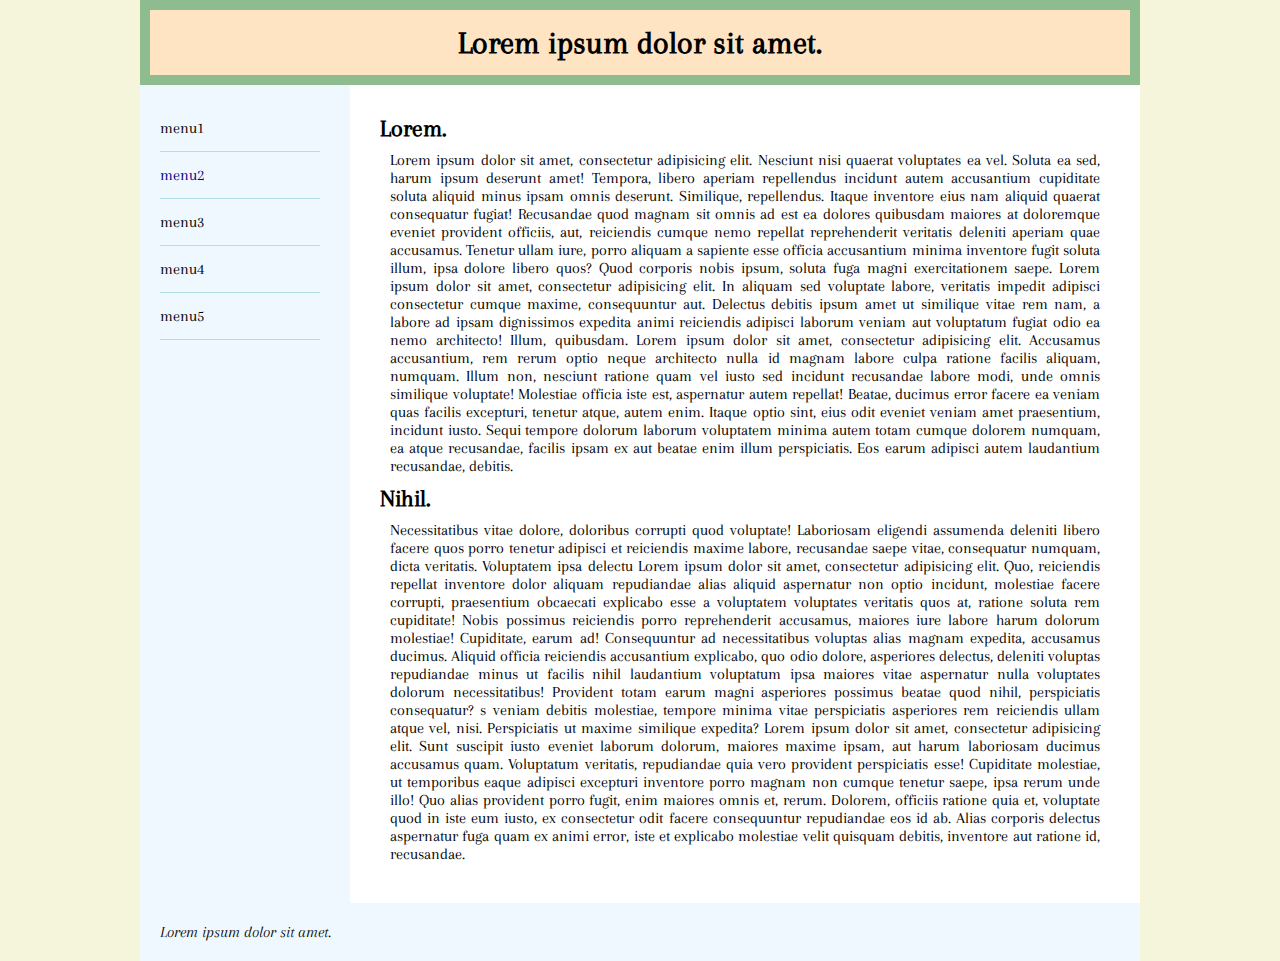
<file: 20180809 sian/html2layer.html>
<!DOCTYPE html>
<html lang="ko">
<head>
	<meta http-equiv="X-UA-Compatible" content="IE=Edge">
	<meta charset="UTF-8">
	<title>문서 제목</title>
	<link href="https://fonts.googleapis.com/css?family=Arapey" rel="stylesheet">
	<link rel="stylesheet" href="./css/reset.css">
	<link rel="stylesheet" href="./css/style.css">
	
</head>
<body>
	<div id="wrapper">
		<header id="main_header">
			<h1>Lorem ipsum dolor sit amet.</h1>
		</header>
		<div id="main_container" class="clearfix">
			<aside id="main_aside">
				<!-- ul#menu>li*5>a[href="#"]>{menu$} -->
				<ul id="menu">
					<li><a href="#">menu1</a></li>
					<li><a href="#" class="active">menu2</a></li>
					<li><a href="#">menu3</a></li>
					<li><a href="#">menu4</a></li>
					<li><a href="#">menu5</a></li>
				</ul>
			</aside>
			<section id="main_section">
				<!-- (h2>lorem1^p>lorem50)*2 -->
				<h2>Lorem.</h2>
				<p>Lorem ipsum dolor sit amet, consectetur adipisicing elit. Nesciunt nisi quaerat voluptates ea vel. Soluta ea sed, harum ipsum deserunt amet! Tempora, libero aperiam repellendus incidunt autem accusantium cupiditate soluta aliquid minus ipsam omnis deserunt. Similique, repellendus. Itaque inventore eius nam aliquid quaerat consequatur fugiat! Recusandae quod magnam sit omnis ad est ea dolores quibusdam maiores at doloremque eveniet provident officiis, aut, reiciendis cumque nemo repellat reprehenderit veritatis deleniti aperiam quae accusamus. Tenetur ullam iure, porro aliquam a sapiente esse officia accusantium minima inventore fugit soluta illum, ipsa dolore libero quos? Quod corporis nobis ipsum, soluta fuga magni exercitationem saepe. Lorem ipsum dolor sit amet, consectetur adipisicing elit. In aliquam sed voluptate labore, veritatis impedit adipisci consectetur cumque maxime, consequuntur aut. Delectus debitis ipsum amet ut similique vitae rem nam, a labore ad ipsam dignissimos expedita animi reiciendis adipisci laborum veniam aut voluptatum fugiat odio ea nemo architecto! Illum, quibusdam. Lorem ipsum dolor sit amet, consectetur adipisicing elit. Accusamus accusantium, rem rerum optio neque architecto nulla id magnam labore culpa ratione facilis aliquam, numquam. Illum non, nesciunt ratione quam vel iusto sed incidunt recusandae labore modi, unde omnis similique voluptate! Molestiae officia iste est, aspernatur autem repellat! Beatae, ducimus error facere ea veniam quas facilis excepturi, tenetur atque, autem enim. Itaque optio sint, eius odit eveniet veniam amet praesentium, incidunt iusto. Sequi tempore dolorum laborum voluptatem minima autem totam cumque dolorem numquam, ea atque recusandae, facilis ipsam ex aut beatae enim illum perspiciatis. Eos earum adipisci autem laudantium recusandae, debitis. </p>
				<h2>Nihil.</h2>
				<p>Necessitatibus vitae dolore, doloribus corrupti quod voluptate! Laboriosam eligendi assumenda deleniti libero facere quos porro tenetur adipisci et reiciendis maxime labore, recusandae saepe vitae, consequatur numquam, dicta veritatis. Voluptatem ipsa delectu   Lorem ipsum dolor sit amet, consectetur adipisicing elit. Quo, reiciendis repellat inventore dolor aliquam repudiandae alias aliquid aspernatur non optio incidunt, molestiae facere corrupti, praesentium obcaecati explicabo esse a voluptatem voluptates veritatis quos at, ratione soluta rem cupiditate! Nobis possimus reiciendis porro reprehenderit accusamus, maiores iure labore harum dolorum molestiae! Cupiditate, earum ad! Consequuntur ad necessitatibus voluptas alias magnam expedita, accusamus ducimus. Aliquid officia reiciendis accusantium explicabo, quo odio dolore, asperiores delectus, deleniti voluptas repudiandae minus ut facilis nihil laudantium voluptatum ipsa maiores vitae aspernatur nulla voluptates dolorum necessitatibus! Provident totam earum magni asperiores possimus beatae quod nihil, perspiciatis consequatur? s veniam debitis molestiae, tempore minima vitae perspiciatis asperiores rem reiciendis ullam atque vel, nisi. Perspiciatis ut maxime similique expedita? Lorem ipsum dolor sit amet, consectetur adipisicing elit. Sunt suscipit iusto eveniet laborum dolorum, maiores maxime ipsam, aut harum laboriosam ducimus accusamus quam. Voluptatum veritatis, repudiandae quia vero provident perspiciatis esse! Cupiditate molestiae, ut temporibus eaque adipisci excepturi inventore porro magnam non cumque tenetur saepe, ipsa rerum unde illo! Quo alias provident porro fugit, enim maiores omnis et, rerum. Dolorem, officiis ratione quia et, voluptate quod in iste eum iusto, ex consectetur odit facere consequuntur repudiandae eos id ab. Alias corporis delectus aspernatur fuga quam ex animi error, iste et explicabo molestiae velit quisquam debitis, inventore aut ratione id, recusandae. </p>
			</section>
		</div>
		<footer id="main_footer">
			<address>Lorem ipsum dolor sit amet.</address>
			
		</footer>
	</div>
</body>
</html>
</file>
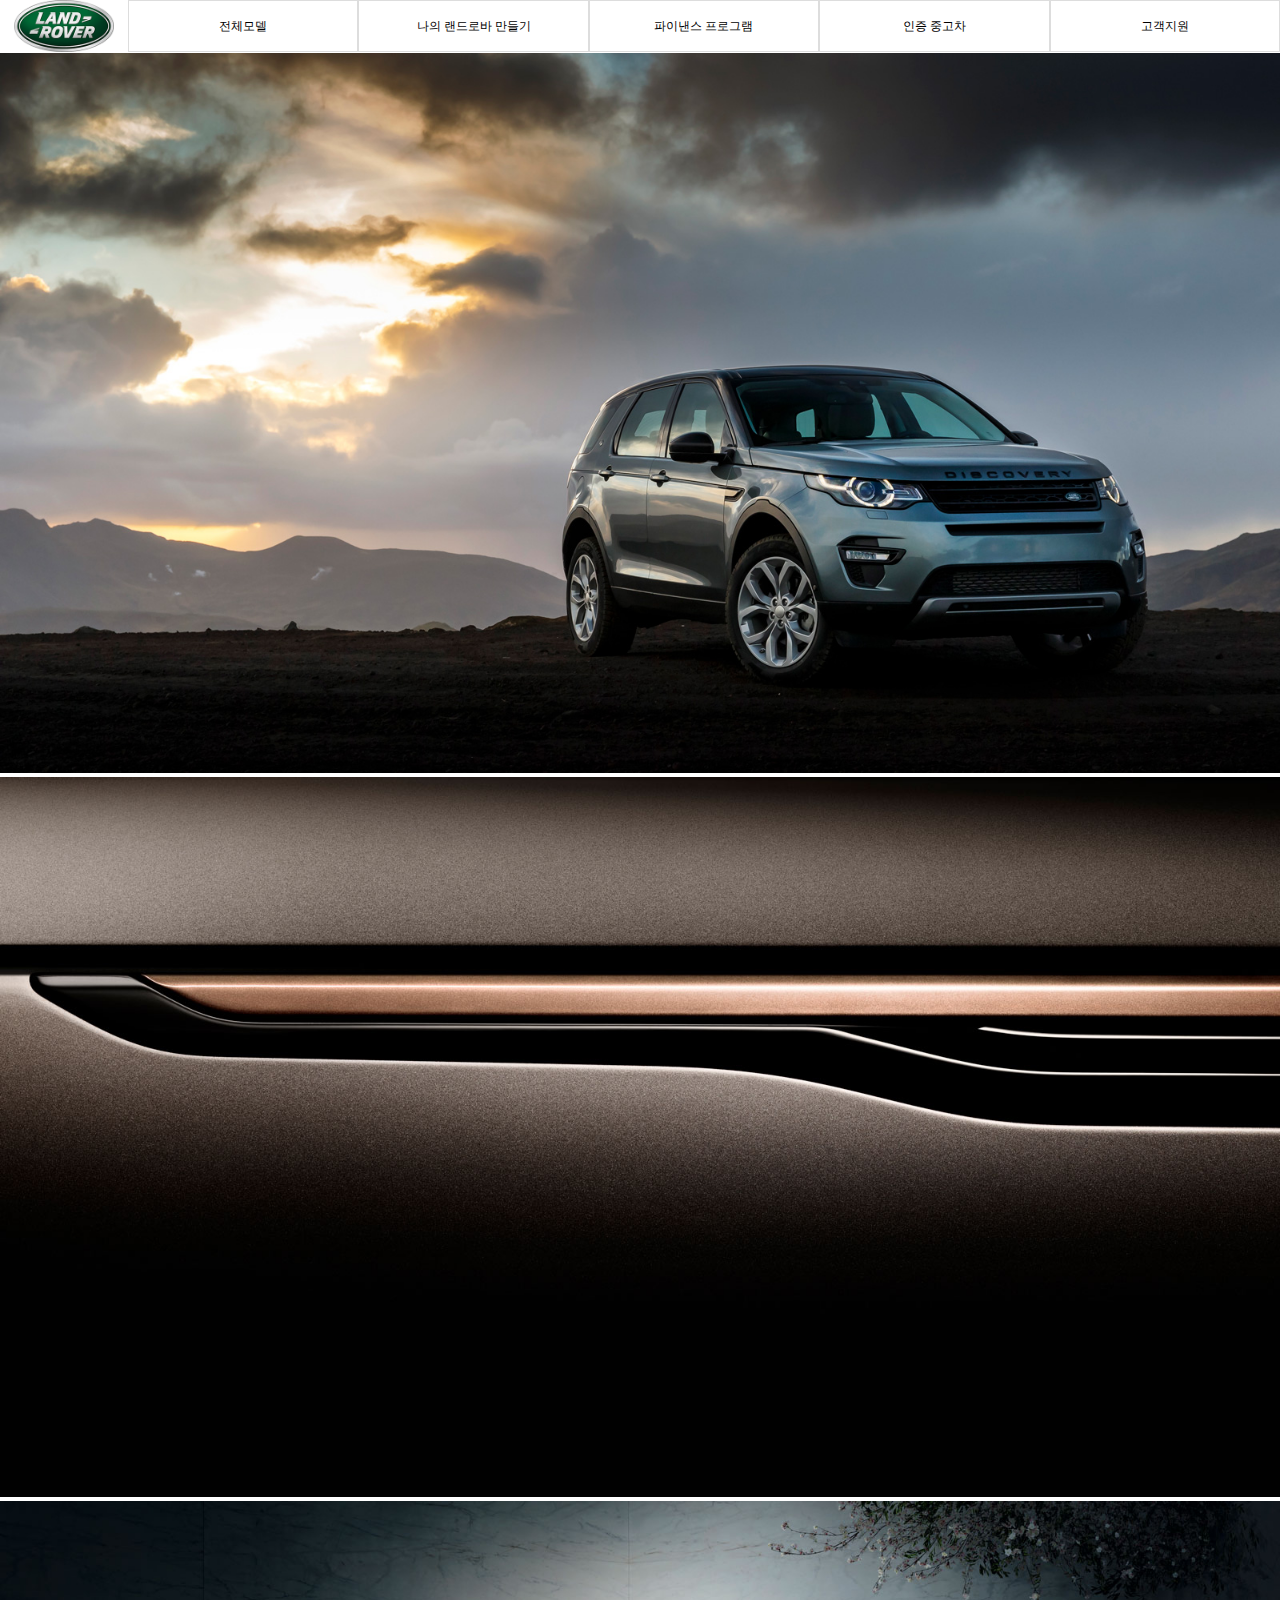
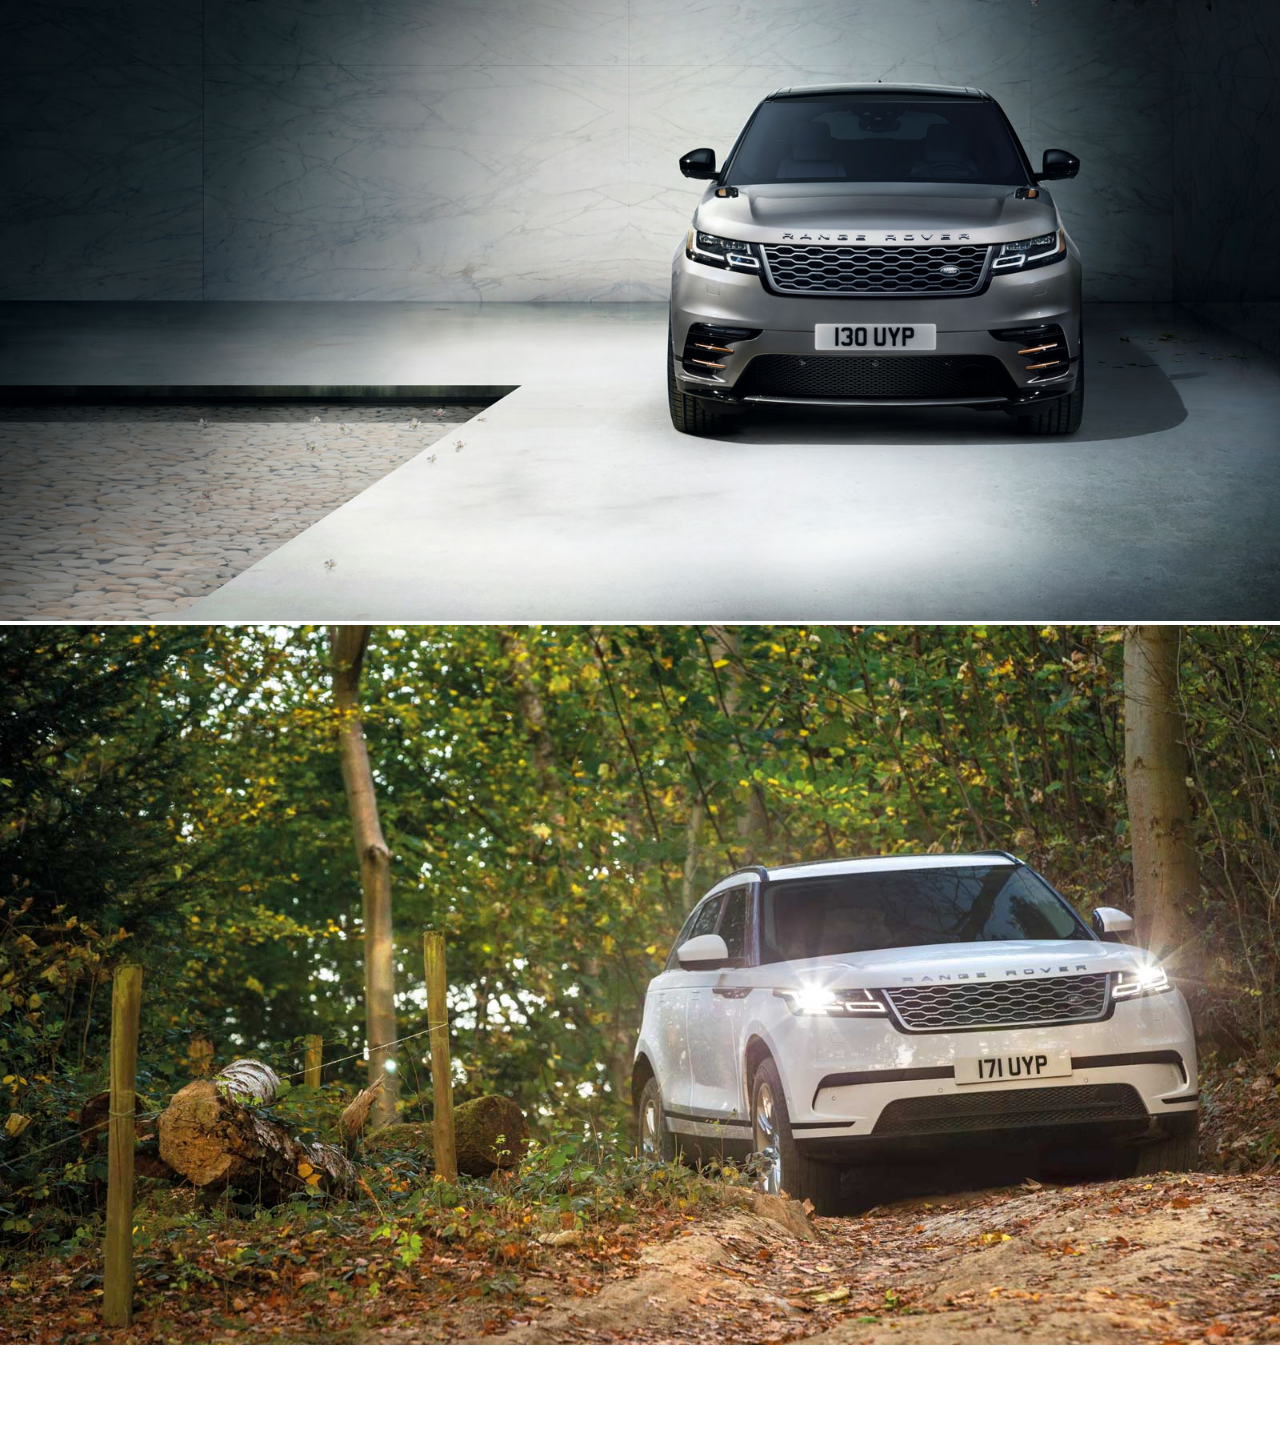
<file: landrover/landrover.html>
<!DOCTYPE html>
<html lang="ko">
<head>
	<meta http-equiv="X-UA-Compatible" content="IE=Edge">
	<meta charset="UTF-8">
	<title>문서 제목</title>

	<link rel="stylesheet" href="./css/reset.css">
	<link rel="stylesheet" href="./css/fullpage.css">
	<script src="./js/jquery-3.3.1.min.js"></script>
	<script src="./js/jquery.fullPage.js"></script>
	<style>
	    #header{width: 100%;height: 53px;}
	    #header:after{content:"";display:block;clear:both;}
	    .section{width:100%;margin:0 auto;_background:#fff;position: absolute;position:fixed;z-index:1;}
         #top{width:10%; height: 52.5px;float:left;_background:#fff;position: relative;}
		#logo{width: 100px;position: relative;margin:0 auto;}
	   
		#menu{width:90%;margin:0 auto;float:right;background:#fff;position: relative;}
		#menu>ul{}
		#menu>ul>li{float:left;text-align:center;border: 1px solid #ddd;width: 20%;line-height:50px;color:#000;font-width:lighter;font-size:12px;}
		/*#menu>ul>li:first-child{border-left:none;}*/
		#menu>ul>li:hover{background:#ddd;color:#000;}

		#menu>ul>li:hover ul.sub{background:#fff;}
		#menu>ul>li>ul.sub>li>img{width: 10px;}
		#menu>ul>li>ul.sub{font-weight:lighter;}
		

		.wrap{width: 100%;}
		.banner{width:100%;overflow:hidden;position: relative;height:3000px;}
		.banner>ul{width:100%;position: absolute;top:0;}
		.banner>ul:after{content:"";clear: both;display: block;}
		.banner>ul>li{width:100%;float:left;}
	</style>
		<script>
		$(function(){
			$("ul.sub").hide();
			$("#menu>ul>li").mouseover(function(){
               var i = $(this).index();
               $("#menu>ul>li:eq("+i+") ul").stop().show(600);
               // $("#menu>ul>li>ul").eq(i).css("display","block");
			}).mouseleave(function(){
				$("ul.sub").hide();

			});	
			

             
			 });
	</script>
</head>
<body>
	<div id="header">
		<div class="section">
			
	<div id="top">
		<h1 id="logo">
			<img src="./img/logo-large-2x.png" alt=""></h1>
	</div>
		
   <nav id="menu">
   		<ul>
   			<li>전체모델
   				<ul class="sub">
   					<li><a href="#">밴드</a></li>
   					<li><a href="#">부동산</a></li>
   					<li><a href="#">소프트웨어</a></li>
   					<li><a href="#">자동차</a></li>
   					<li><a href="#">증권</a></li>
   				</ul>
   			</li>
   			<li>나의 랜드로바 만들기
   				<ul class="sub">
   					<li><a href="#">밴드</a></li>
   					<li><a href="#">부동산</a></li>
   					
   				</ul>
   			</li>
   			<li>파이낸스 프로그램
   				<ul class="sub">
   					<li><a href="#">항공권</a></li>
   					<li><a href="#">주소록</a></li>
   					<li><a href="#">앱</a></li>
   					
   				</ul>
   			</li>
   			<li>인증 중고차
   				<ul class="sub">
   					<li><a href="#">소설</a></li>
   					
   				</ul>
   			</li>
   			<li>고객지원
   				<ul class="sub">
   					<li><a href="#">문화</a></li>
   					<li><a href="#">교류</a></li>
   					<li><a href="#">실천</a></li>
   					
   				</ul>
   			</li>
   		</ul>
   	</nav>
   	</div>
   	
   	</div>
   	<!-- <div><img src="../images/windmill.jpg" alt=""></div> -->

   	<div class="wrap">
	 	
	 		<div class="banner">
	 			<ul>
	 				<li><img src="./img/636745781345715606SM.jpg" alt="img1"></li>
	 				<li><img src="./img/636743031237517176AB.jpg" alt="img2"></li>
	 				<li><img src="./img/636745781991484663EN.jpg" alt="img3"></li>
	 				<li><img src="./img/636712876720752358OA.jpg" alt="img4"></li>
	 			</ul>
	 		
	 	</div>
	 </div>		
</body>
</html>
</file>
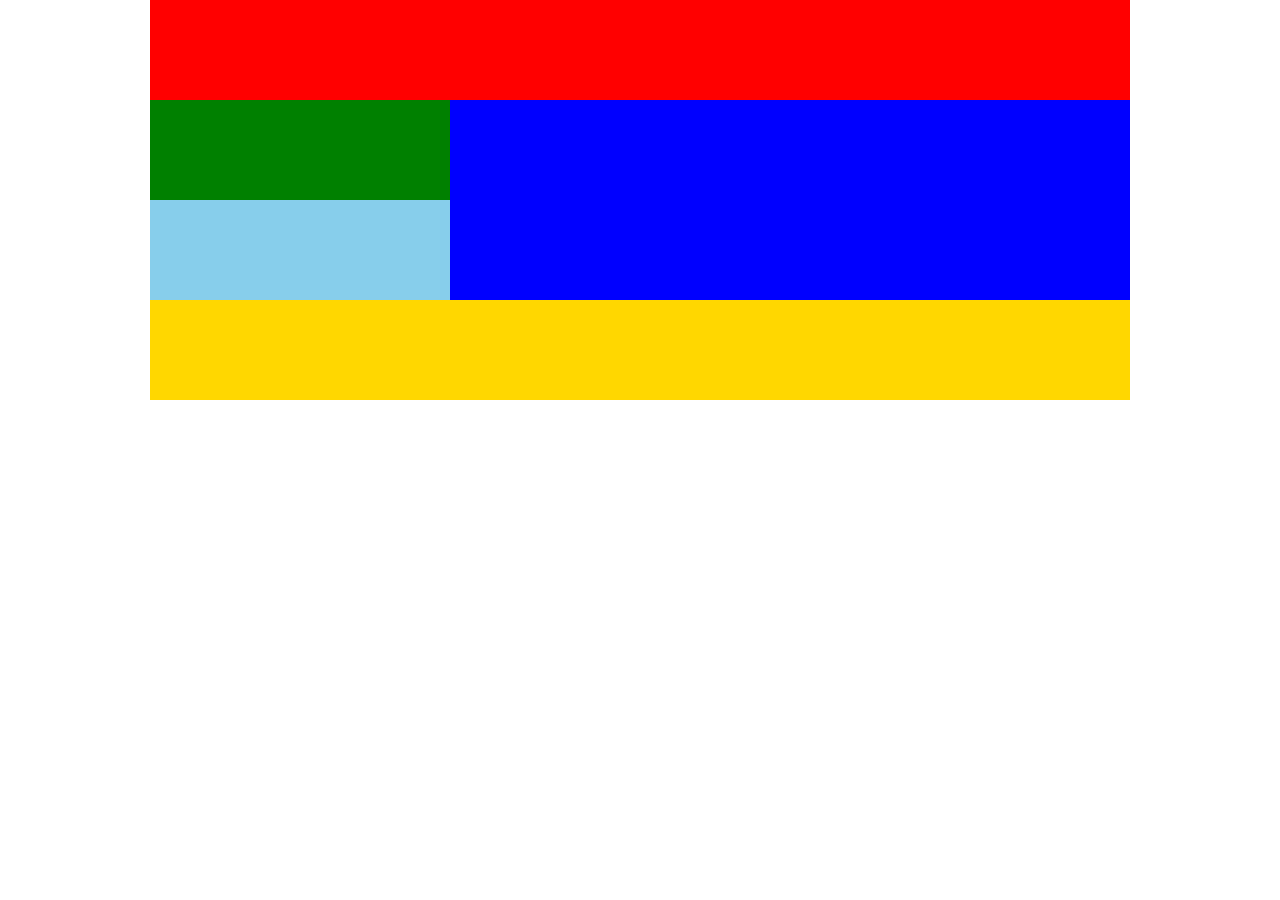
<file: layout{4}/layout1.html>
<!DOCTYPE html>
<html lang="ko">
<head>
	<meta http-equiv="X-UA-Compatible" content="IE=Edge">
	<meta charset="UTF-8">
	<title>문서 제목</title>
	<link rel="stylesheet" href="./css/reset1.css">
	<link rel="stylesheet" href="./css/style1.css">
</head>
<body>
	<div id="wrap">
		<header id="main_header"></header>
		<div id="main_container">
			<aside id="main_aside"></aside>
			<section id="main_section"></section>
		</div>
		<footer id="main_footer"></footer>
	</div>
</body>
</file>
<file: 20180809 sian/css/style.css>
@charset "utf-8";

body{background-color:beige; font-family: 'Arapey', serif;}

.clearfix:after{content:""; display:block;clear:both;}

*{box-sizing:border-box;}
.active{backgrounddarkseagreen;color:#fff; color:navy !important;}

#wrapper{width: 1000px;margin: 0 auto;}

#main_header{background-color:darkseagreen; padding: 10px;}

#main_header>h1{text-align:center;background-color:bisque;padding: 15px;}

#main_container{background-color:aliceblue;}
#main_aside{float:left;width: 200px;padding: 20px;}
#main_section{float:right;width: 790px;background:#fff;padding:30px;}

#main_aside li{padding: 8px 0; border-bottom:1px solid; color:powderblue; }
#main_aside a:hover{color:navy; background-color:darksalmon;}

#main_aside a{display:block;line-height:30px;}

#main_section p{padding: 20px; text-align:justify;padding: 10px;}

#main_footer{background-color:aliceblue;padding: 10px;}
#main_footer address{color:#000;padding: 10px;}
</file>
<file: landrover/css/fullpage.css>
/*!
 * fullPage 3.0.3
 * https://github.com/alvarotrigo/fullPage.js
 *
 * @license GPLv3 for open source use only
 * or Fullpage Commercial License for commercial use
 * http://alvarotrigo.com/fullPage/pricing/
 *
 * Copyright (C) 2018 http://alvarotrigo.com/fullPage - A project by Alvaro Trigo
 */
html.fp-enabled,
.fp-enabled body {
    margin: 0;
    padding: 0;
    overflow:hidden;

    /*Avoid flicker on slides transitions for mobile phones #336 */
    -webkit-tap-highlight-color: rgba(0,0,0,0);
}
.fp-section {
    position: relative;
    -webkit-box-sizing: border-box; /* Safari<=5 Android<=3 */
    -moz-box-sizing: border-box; /* <=28 */
    box-sizing: border-box;
}
.fp-slide {
    float: left;
}
.fp-slide, .fp-slidesContainer {
    height: 100%;
    display: block;
}
.fp-slides {
    z-index:1;
    height: 100%;
    overflow: hidden;
    position: relative;
    -webkit-transition: all 0.3s ease-out; /* Safari<=6 Android<=4.3 */
    transition: all 0.3s ease-out;
}
.fp-section.fp-table, .fp-slide.fp-table {
    display: table;
    table-layout:fixed;
    width: 100%;
}
.fp-tableCell {
    display: table-cell;
    vertical-align: middle;
    width: 100%;
    height: 100%;
}
.fp-slidesContainer {
    float: left;
    position: relative;
}
.fp-controlArrow {
    -webkit-user-select: none; /* webkit (safari, chrome) browsers */
    -moz-user-select: none; /* mozilla browsers */
    -khtml-user-select: none; /* webkit (konqueror) browsers */
    -ms-user-select: none; /* IE10+ */
    position: absolute;
    z-index: 4;
    top: 50%;
    cursor: pointer;
    width: 0;
    height: 0;
    border-style: solid;
    margin-top: -38px;
    -webkit-transform: translate3d(0,0,0);
    -ms-transform: translate3d(0,0,0);
    transform: translate3d(0,0,0);
}
.fp-controlArrow.fp-prev {
    left: 15px;
    width: 0;
    border-width: 38.5px 34px 38.5px 0;
    border-color: transparent #fff transparent transparent;
}
.fp-controlArrow.fp-next {
    right: 15px;
    border-width: 38.5px 0 38.5px 34px;
    border-color: transparent transparent transparent #fff;
}
.fp-scrollable {
    overflow: hidden;
    position: relative;
}
.fp-scroller{
    overflow: hidden;
}
.iScrollIndicator{
    border: 0 !important;
}
.fp-notransition {
    -webkit-transition: none !important;
    transition: none !important;
}
#fp-nav {
    position: fixed;
    z-index: 100;
    margin-top: -32px;
    top: 50%;
    opacity: 1;
    -webkit-transform: translate3d(0,0,0);
}
#fp-nav.fp-right {
    right: 17px;
}
#fp-nav.fp-left {
    left: 17px;
}
.fp-slidesNav{
    position: absolute;
    z-index: 4;
    opacity: 1;
    -webkit-transform: translate3d(0,0,0);
    -ms-transform: translate3d(0,0,0);
    transform: translate3d(0,0,0);
    left: 0 !important;
    right: 0;
    margin: 0 auto !important;
}
.fp-slidesNav.fp-bottom {
    bottom: 17px;
}
.fp-slidesNav.fp-top {
    top: 17px;
}
#fp-nav ul,
.fp-slidesNav ul {
  margin: 0;
  padding: 0;
}
#fp-nav ul li,
.fp-slidesNav ul li {
    display: block;
    width: 14px;
    height: 13px;
    margin: 7px;
    position:relative;
}
.fp-slidesNav ul li {
    display: inline-block;
}
#fp-nav ul li a,
.fp-slidesNav ul li a {
    display: block;
    position: relative;
    z-index: 1;
    width: 100%;
    height: 100%;
    cursor: pointer;
    text-decoration: none;
}
#fp-nav ul li a.active span,
.fp-slidesNav ul li a.active span,
#fp-nav ul li:hover a.active span,
.fp-slidesNav ul li:hover a.active span{
    height: 12px;
    width: 12px;
    margin: -6px 0 0 -6px;
    border-radius: 100%;
 }
#fp-nav ul li a span,
.fp-slidesNav ul li a span {
    border-radius: 50%;
    position: absolute;
    z-index: 1;
    height: 4px;
    width: 4px;
    border: 0;
    background: #333;
    left: 50%;
    top: 50%;
    margin: -2px 0 0 -2px;
    -webkit-transition: all 0.1s ease-in-out;
    -moz-transition: all 0.1s ease-in-out;
    -o-transition: all 0.1s ease-in-out;
    transition: all 0.1s ease-in-out;
}
#fp-nav ul li:hover a span,
.fp-slidesNav ul li:hover a span{
    width: 10px;
    height: 10px;
    margin: -5px 0px 0px -5px;
}
#fp-nav ul li .fp-tooltip {
    position: absolute;
    top: -2px;
    color: #fff;
    font-size: 14px;
    font-family: arial, helvetica, sans-serif;
    white-space: nowrap;
    max-width: 220px;
    overflow: hidden;
    display: block;
    opacity: 0;
    width: 0;
    cursor: pointer;
}
#fp-nav ul li:hover .fp-tooltip,
#fp-nav.fp-show-active a.active + .fp-tooltip {
    -webkit-transition: opacity 0.2s ease-in;
    transition: opacity 0.2s ease-in;
    width: auto;
    opacity: 1;
}
#fp-nav ul li .fp-tooltip.fp-right {
    right: 20px;
}
#fp-nav ul li .fp-tooltip.fp-left {
    left: 20px;
}
.fp-auto-height.fp-section,
.fp-auto-height .fp-slide,
.fp-auto-height .fp-tableCell{
    height: auto !important;
}

.fp-responsive .fp-auto-height-responsive.fp-section,
.fp-responsive .fp-auto-height-responsive .fp-slide,
.fp-responsive .fp-auto-height-responsive .fp-tableCell {
    height: auto !important;
}

/*Only display content to screen readers*/
.fp-sr-only{
    position: absolute;
    width: 1px;
    height: 1px;
    padding: 0;
    overflow: hidden;
    clip: rect(0, 0, 0, 0);
    white-space: nowrap;
    border: 0;
}
</file>
<file: layout{4}/css/style1.css>
@charset "utf-8";
#wrap{width:980px;margin:0 auto;}
#main_header{width:100%;height: 100px;background-color:red;}
#main_container{width: 100%;float:left; background-color:skyblue;}
#main_aside{width: 300px;height: 100px;float:left;background:green;}
#main_section{width: 680px;height: 200px; float:right; background:blue;}
#main_footer{width: 980px;height: 100px;background:gold;clear:both;}





/*@charset "utf-8";
#wrap{width:980px;margin:0 auto;}
#main_header{width:100%;height: 100px;background-color:red;}
#main_container{width: 100%;float:left; background-color:skyblue;}
#main_aside{width: 300px; position:absolute;  height: 100px;background:green;}
#main_section{width: 680px;position:relative; left:300px; height: 200px; background:blue;}
#main_footer{width: 980px;height: 100px;background:gold;clear:both;}


*/
  


/*
@charset "utf-8";
#wrap{width:980px;margin:0 auto;}
#main_header{width:100%;height: 100px;background-color:red;}
#main_container{width: 100%;position:relative; background-color:skyblue;}
#main_aside{width: 300px; position:absolute; height: 100px;background:green;}
#main_section{width: 680px;margin-left:300px;height: 200px; background:blue;}
#main_footer{width: 980px;height: 100px;background:gold;clear:both;}
*/



/*@charset "utf-8";
#wrap{width:980px;margin:0 auto;}
#main_header{width:100%;height: 100px;background-color:red;}
#main_container{width: 100%;position:relative;float:left;background-color:skyblue;}
#main_aside{width: 300px; position:absolute; height: 100px;background:green;}
#main_section{width: 680px;float:right;height: 200px; background:blue;}
#main_footer{width: 980px;height: 100px;background:gold;clear:both;}
*/
</file>
<file: layout{4}/css/reset1.css>
@charset "utf-8";
*{margin: 0;padding: 0;}
ul,li{list-style:none;}
a{text-decoration:none;}
a:link,a:visited{color:black;}
</file>
